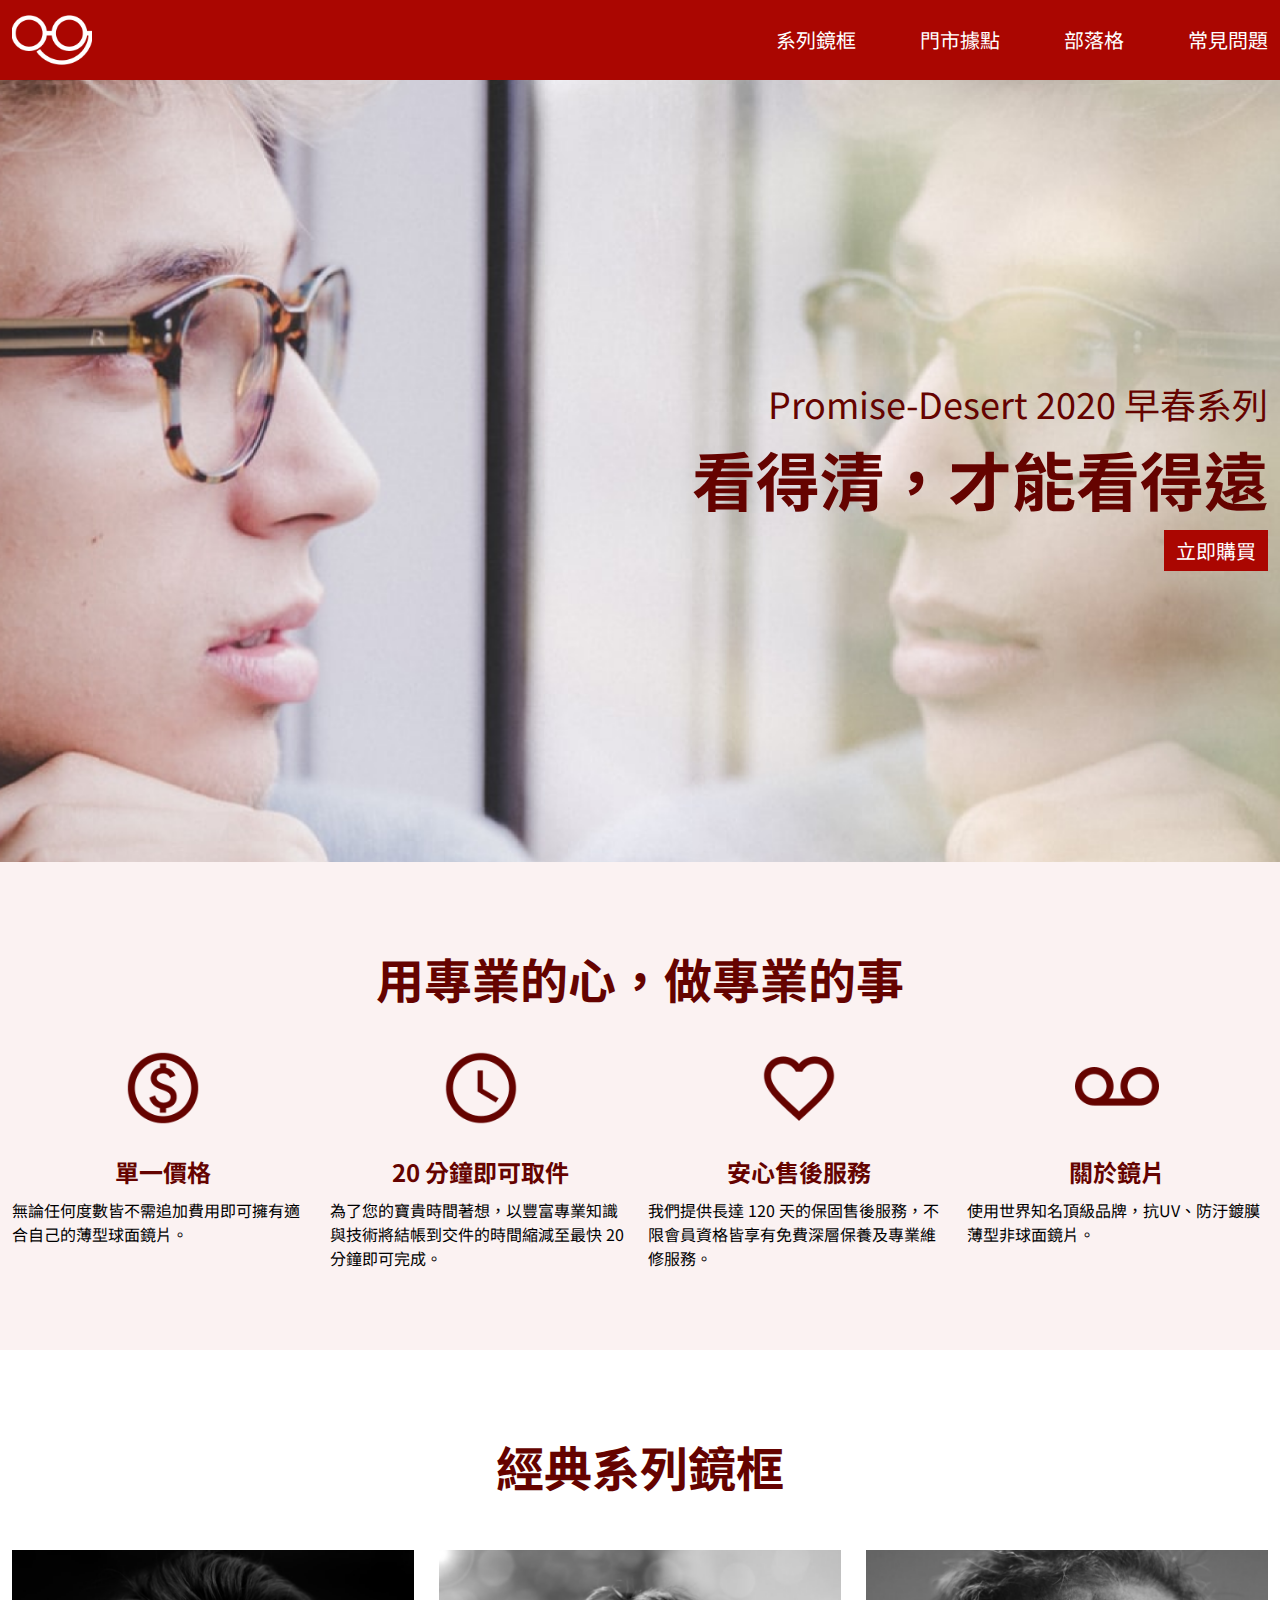
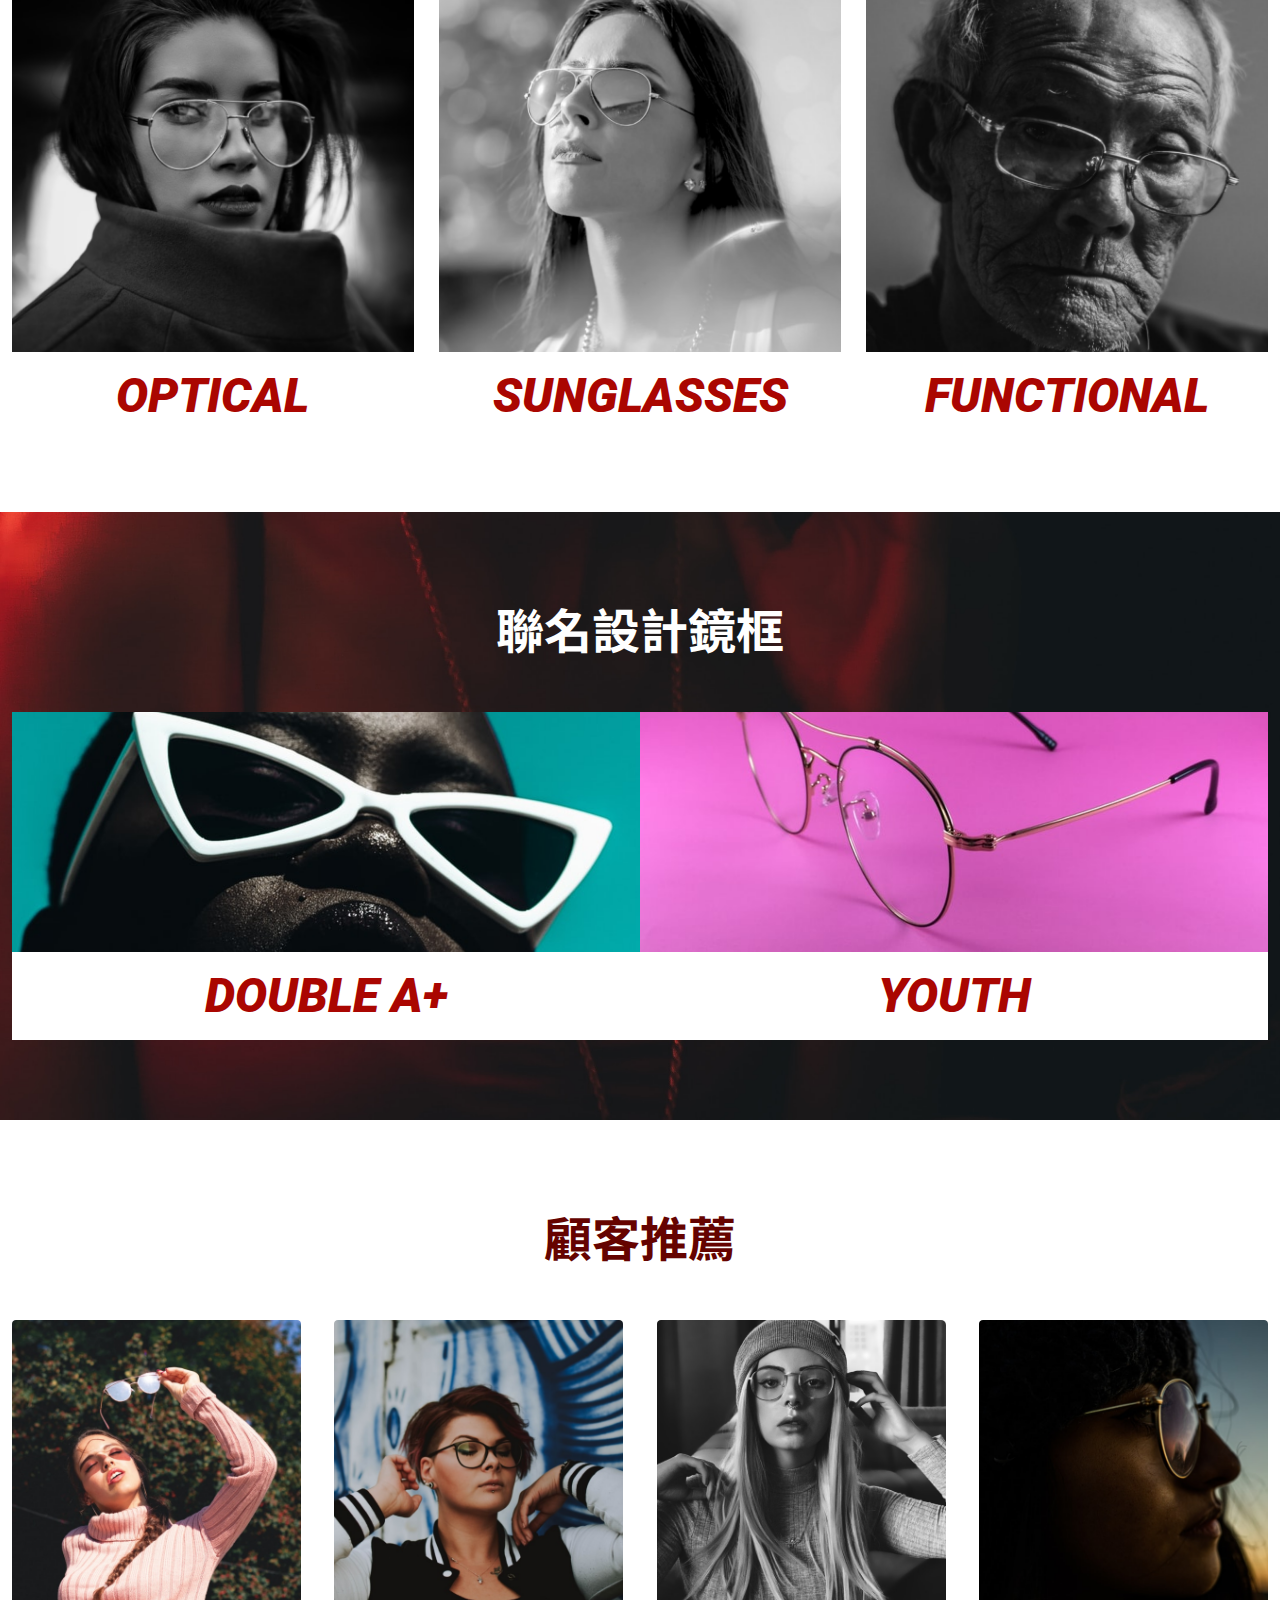
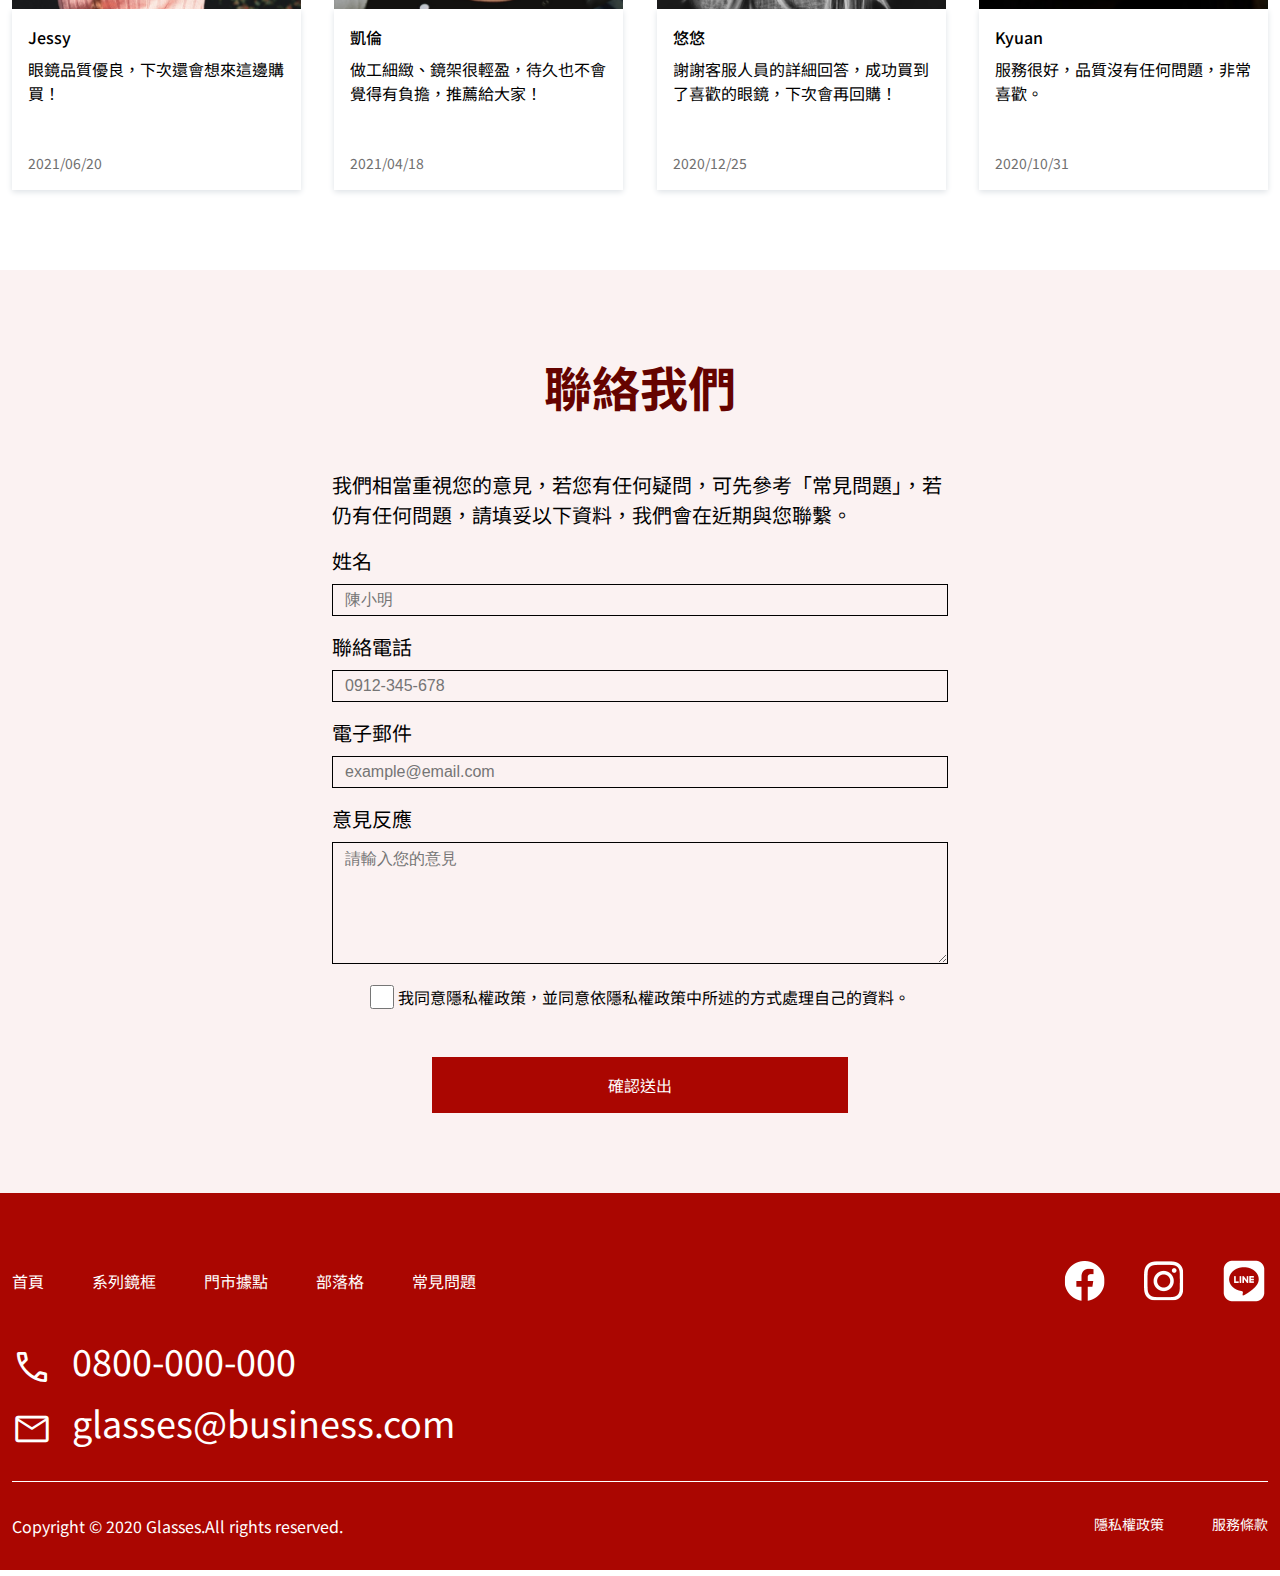
<file: index.html>
<!DOCTYPE html>
<html lang="en">
<head>
    <meta charset="UTF-8">
    <meta http-equiv="X-UA-Compatible" content="IE=edge">
    <meta name="viewport" content="width=device-width, initial-scale=1.0">
    <link rel="preconnect" href="https://fonts.googleapis.com">
    <link rel="preconnect" href="https://fonts.gstatic.com" crossorigin>
    <link href="https://fonts.googleapis.com/css2?family=Noto+Sans+TC:wght@400;500;700&family=Roboto:ital,wght@0,400;0,500;1,900&display=swap" rel="stylesheet">
    <link rel="stylesheet" href="https://cdnjs.cloudflare.com/ajax/libs/font-awesome/6.1.1/css/all.min.css" integrity="sha512-KfkfwYDsLkIlwQp6LFnl8zNdLGxu9YAA1QvwINks4PhcElQSvqcyVLLD9aMhXd13uQjoXtEKNosOWaZqXgel0g==" crossorigin="anonymous" referrerpolicy="no-referrer">
    <link rel="stylesheet" href="https://fonts.googleapis.com/css2?family=Material+Symbols+Rounded:opsz,wght,FILL,GRAD@48,400,0,0" />
    <link rel="stylesheet" href="https://fonts.googleapis.com/css2?family=Material+Symbols+Outlined:opsz,wght,FILL,GRAD@48,400,0,0" />
    <link rel="stylesheet" href="./assets/style/all.css">
    <title>首頁</title>
</head>
<body>
    <div class="bg-main">
        <div class="header container">
            <div class="header-logo"><a href="index.html"></a></div>
            <ul class="header-menu">
                <li><a href="#">系列鏡框</a></li>
                <li><a href="location.html">門市據點</a></li>
                <li><a href="#">部落格</a></li>
                <li><a href="#">常見問題</a></li>
            </ul>
        </div>
    </div>

    
<div class="index">
    <div class="bg-banner">
        <div class="container banner">
            <p>Promise-Desert 2020 早春系列</p>
            <h1>看得清，才能看得遠</h1>            
            <a href="#" class="bg-main">立即購買</a>                
        </div>
    </div>

    <div class="bg-pink">
        <div class="promise container">
            <h2>用專業的心，做專業的事</h2>
            <ul>
                <li>
                    <img src="assets/images/home-section2-1.png" alt="">
                    <h3>單一價格</h3>
                    <p>無論任何度數皆不需追加費用即可擁有適合自己的薄型球面鏡片。</p>
                </li>
                <li>
                    <img src="assets/images/home-section2-2.png" alt="">
                    <h3>20 分鐘即可取件</h3>
                    <p>為了您的寶貴時間著想，以豐富專業知識與技術將結帳到交件的時間縮減至最快 20 分鐘即可完成。</p>
                </li>
                <li>
                    <img src="assets/images/home-section2-3.png" alt="">
                    <h3>安心售後服務</h3>
                    <p>我們提供長達 120 天的保固售後服務，不限會員資格皆享有免費深層保養及專業維修服務。</p>
                </li>
                <li>
                    <img src="assets/images/home-section2-4.png" alt="">
                    <h3>關於鏡片</h3>
                    <p>使用世界知名頂級品牌，抗UV、防汙鍍膜薄型非球面鏡片。</p>
                </li>
            </ul>
        </div>
    </div>

    <div class="container classic">
        <h2>經典系列鏡框</h2>
        <ul>
            <li>
                <img src="assets/images/home-section3-1.png" alt="">
                <h3>OPTICAL</h3>
            </li>
            <li>
                <img src="assets/images/home-section3-2.png" alt="">
                <h3>SUNGLASSES</h3>
            </li>
            <li>
                <img src="assets/images/home-section3-3.png" alt="">
                <h3>FUNCTIONAL</h3>
            </li>
        </ul>
    </div>

    <div class="bg-design">
        <div class="container design">
            <h2>聯名設計鏡框</h2>
            <ul>
                <li>
                    <div class="design-img-1"></div>
                    <h3>DOUBLE A+</h3>
                </li>
                <li>
                    <div class="design-img-2"></div>
                    <h3>YOUTH</h3>
                </li>
            </ul>
        </div>
    </div>

    <div class="container customer">
        <h2>顧客推薦</h2>
        <ul>
            <li>
                <img src="assets/images/home-section5-1.png" alt="">
                <div class="opinion">
                    <h3>Jessy</h3>
                    <p>眼鏡品質優良，下次還會想來這邊購買！</p>
                    <p class="time">2021/06/20</p>
                </div>
            </li>
            <li>
                <img src="assets/images/home-section5-2.png" alt="">
                <div class="opinion">
                    <h3>凱倫</h3>
                    <p>做工細緻、鏡架很輕盈，待久也不會覺得有負擔，推薦給大家！</p>
                    <p class="time">2021/04/18 </p>
                </div>
            </li>
            <li>
                <img src="assets/images/home-section5-3.png" alt="">
                <div class="opinion">
                    <h3>悠悠</h3>
                    <p>謝謝客服人員的詳細回答，成功買到了喜歡的眼鏡，下次會再回購！</p>
                    <p class="time">2020/12/25</p>
                </div>
            </li>
            <li>
                <img src="assets/images/home-section5-4.png" alt="">
                <div class="opinion">
                    <h3>Kyuan</h3>
                    <p>服務很好，品質沒有任何問題，非常喜歡。</p>
                    <p class="time">2020/10/31</p>
                </div>
            </li>
        </ul>
    </div>

    <div class="bg-pink">
        <div class="form container">
            <h2>聯絡我們</h2>
            <p>我們相當重視您的意見，若您有任何疑問，可先參考「常見問題」，若仍有任何問題，請填妥以下資料，我們會在近期與您聯繫。</p>
            <div class="reply">
                <p>姓名</p>
                <input type="text" placeholder="陳小明" class="bg-pink">
            </div>
            <div class="reply">
                <p>聯絡電話</p>
                <input type="text" placeholder="0912-345-678" class="bg-pink">
            </div>
            <div class="reply">
                <p>電子郵件</p>
                <input type="text" placeholder="example@email.com" class="bg-pink">
            </div>
            <div class="reply">
                <p>意見反應</p>
                <textarea name="" id="" rows="6" class="bg-pink" placeholder="請輸入您的意見"></textarea>
            </div>
            <div class="checkbox">
                <input type="checkbox" class="bg-pink">
                <p>我同意隱私權政策，並同意依隱私權政策中所述的方式處理自己的資料。</p>
            </div>
            <a href="" class="bg-main">確認送出</a>
        </div>
    </div>


</div>

    <div class="bg-main">
        <div class="footer container">
            <div class="footer-info">
                <div class="footer-menu">
                    <ul class="footer-menu-pages">
                        <li><a href="index.html">首頁</a></li>
                        <li><a href="#">系列鏡框</a></li>
                        <li><a href="location.html">門市據點</a></li>
                        <li><a href="#">部落格</a></li>
                        <li><a href="#">常見問題</a></li>
                    </ul>
                    <ul class="footer-menu-social">
                        <li><a href="#"><img src="assets/images/ic-social-fb.png" alt=""></a></li>
                        <li><a href="#"><img src="assets/images/ic_social_ig.png" alt=""></a></li>
                        <li><a href="#"><img src="assets/images/ic_social_line.png" alt=""></a></li>
                    </ul>
                </div>
                <div class="footer-contract"><a href="tel:0800000000"><span class="material-symbols-rounded">call</span>0800-000-000</a></div>
                <div class="footer-contract"><a href="mailto:glasses@business.com"><span class="material-symbols-rounded">mail</span>glasses@business.com</a></div>
            </div>
            <div class="footer-privacy">
                <p>Copyright © 2020 Glasses.All rights reserved.</p>
                <ul>
                    <li><a href="#">隱私權政策</a></li>
                    <li><a href="#">服務條款</a></li>
                </ul>
            </div>
        </div>
    </div>
</body>
</html>
</file>
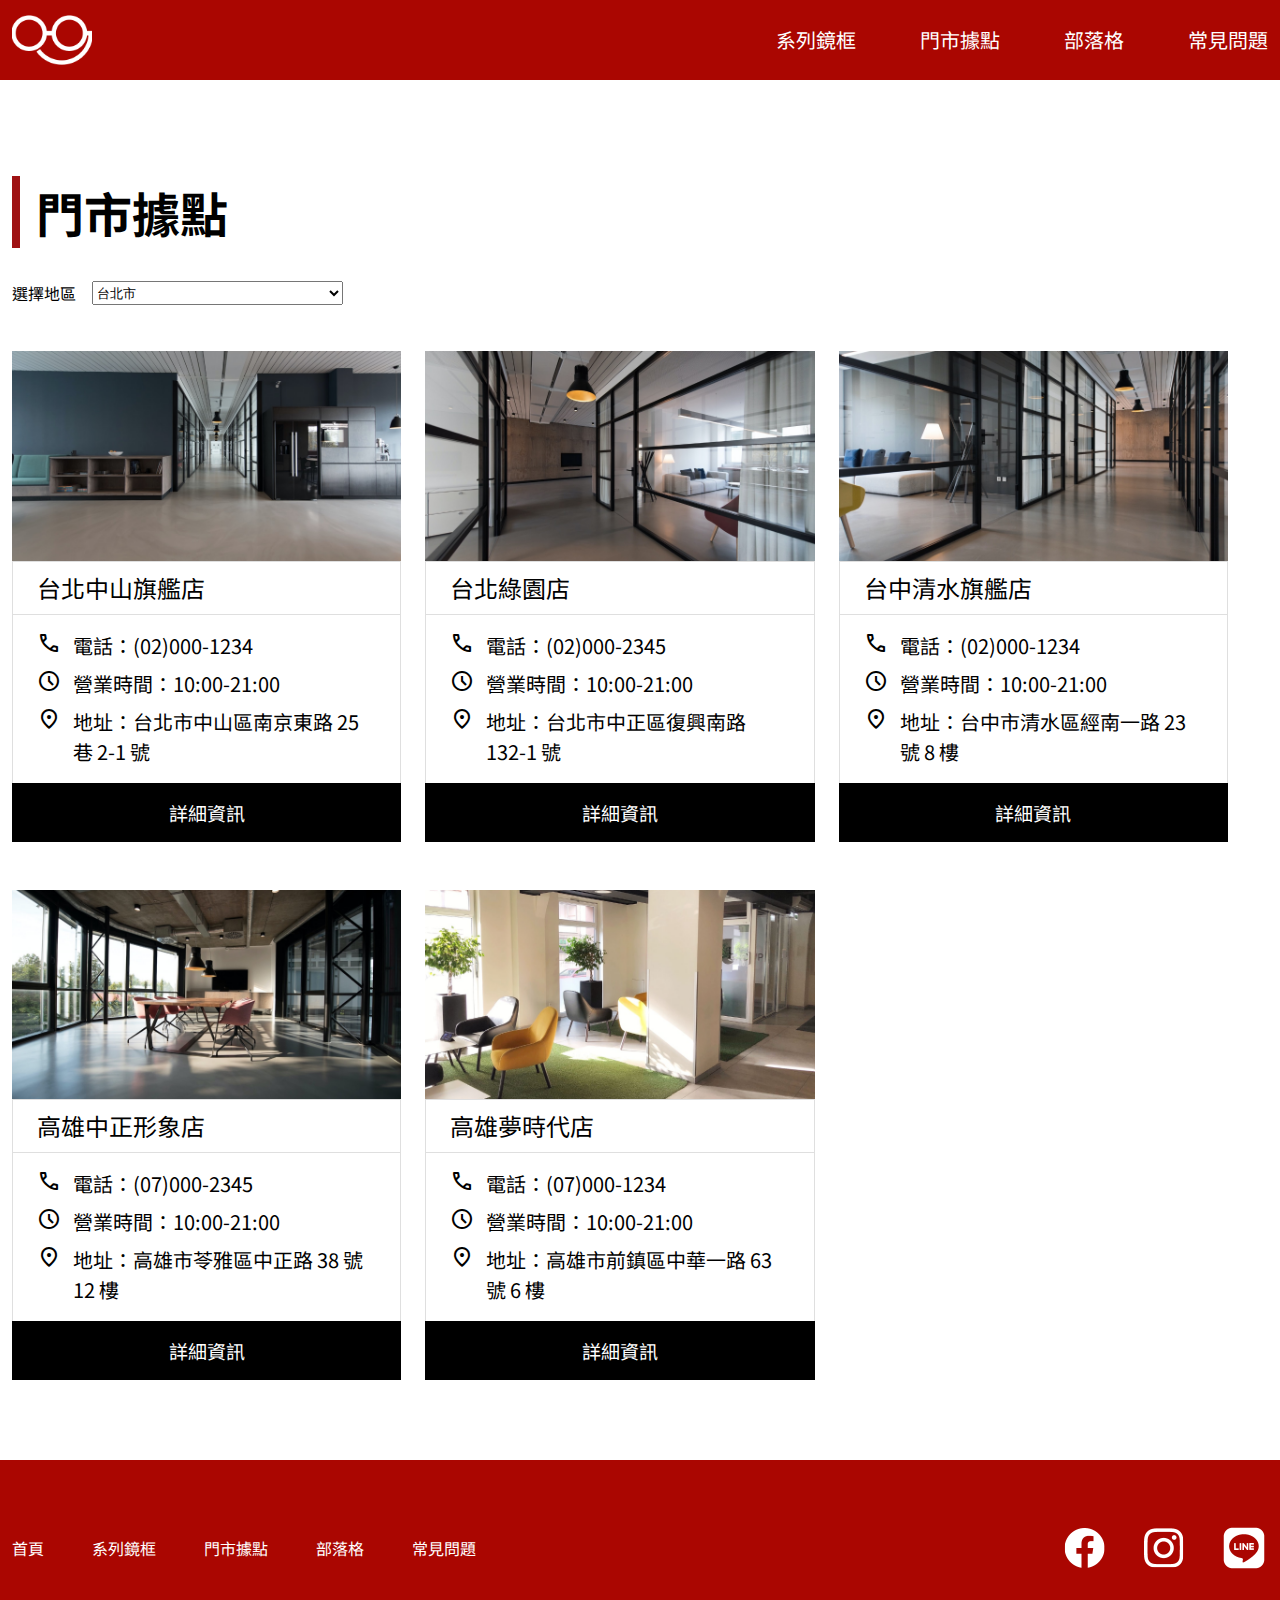
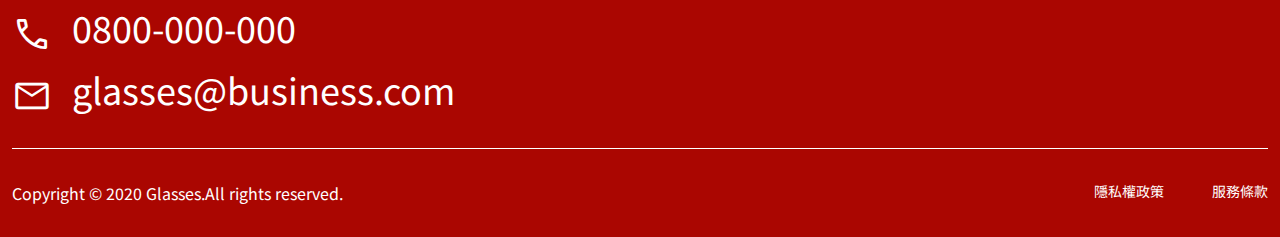
<file: location.html>
<!DOCTYPE html>
<html lang="en">
<head>
    <meta charset="UTF-8">
    <meta http-equiv="X-UA-Compatible" content="IE=edge">
    <meta name="viewport" content="width=device-width, initial-scale=1.0">
    <link rel="preconnect" href="https://fonts.googleapis.com">
    <link rel="preconnect" href="https://fonts.gstatic.com" crossorigin>
    <link href="https://fonts.googleapis.com/css2?family=Noto+Sans+TC:wght@400;500;700&family=Roboto:ital,wght@0,400;0,500;1,900&display=swap" rel="stylesheet">
    <link rel="stylesheet" href="https://cdnjs.cloudflare.com/ajax/libs/font-awesome/6.1.1/css/all.min.css" integrity="sha512-KfkfwYDsLkIlwQp6LFnl8zNdLGxu9YAA1QvwINks4PhcElQSvqcyVLLD9aMhXd13uQjoXtEKNosOWaZqXgel0g==" crossorigin="anonymous" referrerpolicy="no-referrer">
    <link rel="stylesheet" href="https://fonts.googleapis.com/css2?family=Material+Symbols+Rounded:opsz,wght,FILL,GRAD@48,400,0,0" />
    <link rel="stylesheet" href="https://fonts.googleapis.com/css2?family=Material+Symbols+Outlined:opsz,wght,FILL,GRAD@48,400,0,0" />
    <link rel="stylesheet" href="./assets/style/all.css">
    <title>門市據點</title>
</head>
<body>
    <div class="bg-main">
        <div class="header container">
            <div class="header-logo"><a href="index.html"></a></div>
            <ul class="header-menu">
                <li><a href="#">系列鏡框</a></li>
                <li><a href="location.html">門市據點</a></li>
                <li><a href="#">部落格</a></li>
                <li><a href="#">常見問題</a></li>
            </ul>
        </div>
    </div>

    

    <div class="location-content container">
        <h1 class="location-h1">門市據點</h1>
        <div class="location-select">
            <p>選擇地區</p>
            <select>
                <option value="1" selected>台北市</option>
            </select>
        </div>
        <ul class="location-info">
            <li class="location-info-store">
                <img src="assets/images/store-1.png" alt="台北中山旗艦店照片">
                <h2>台北中山旗艦店</h2>
                <div class="location-store-info">
                    <ul>
                        <li>
                            <span class="material-symbols-outlined">call</span>
                            <p>電話：(02)000-1234</p>
                        </li>
                        <li>
                            <span class="material-symbols-outlined">schedule</span>
                            <p>營業時間：10:00-21:00</p>
                        </li>
                        <li>
                            <span class="material-symbols-outlined">location_on</span>
                            <p>地址：台北市中山區南京東路 25 巷 2-1 號</p>
                        </li>
                    </ul>
                </div>                
                <a href="store.html" class="btn-location-store-info-detail">詳細資訊</a>                
            </li>

            <li class="location-info-store">
                <img src="assets/images/store-2.png" alt="台北綠園店照片">
                <h2>台北綠園店</h2>
                <div class="location-store-info">
                    <ul>
                        <li>
                            <span class="material-symbols-outlined">call</span>
                            <p>電話：(02)000-2345</p>
                        </li>
                        <li>
                            <span class="material-symbols-outlined">schedule</span>
                            <p>營業時間：10:00-21:00</p>
                        </li>
                        <li>
                            <span class="material-symbols-outlined">location_on</span>
                            <p>地址：台北市中正區復興南路 132-1 號</p>
                        </li>
                    </ul>
                </div>
                <a href="store.html" class="btn-location-store-info-detail">詳細資訊</a>
            </li>

            <li class="location-info-store">
                <img src="assets/images/store-3.png" alt="台中清水旗艦店照片">
                <h2>台中清水旗艦店</h2>
                <div class="location-store-info">
                    <ul>
                        <li>
                            <span class="material-symbols-outlined">call</span>
                            <p>電話：(02)000-1234</p>
                        </li>
                        <li>
                            <span class="material-symbols-outlined">schedule</span>
                            <p>營業時間：10:00-21:00</p>
                        </li>
                        <li>
                            <span class="material-symbols-outlined">location_on</span>
                            <p>地址：台中市清水區經南一路 23 號 8 樓</p>
                        </li>
                    </ul>
                </div>
                <a href="store.html" class="btn-location-store-info-detail">詳細資訊</a>
            </li>

            <li class="location-info-store">
                <img src="assets/images/store-4.png" alt="高雄中正形象店照片">
                <h2>高雄中正形象店</h2>
                <div class="location-store-info">
                    <ul>
                        <li>
                            <span class="material-symbols-outlined">call</span>
                            <p>電話：(07)000-2345</p>
                        </li>
                        <li>
                            <span class="material-symbols-outlined">schedule</span>
                            <p>營業時間：10:00-21:00</p>
                        </li>
                        <li>
                            <span class="material-symbols-outlined">location_on</span>
                            <p>地址：高雄市苓雅區中正路 38 號 12 樓</p>
                        </li>
                    </ul>
                </div>
                <a href="store.html" class="btn-location-store-info-detail">詳細資訊</a>
            </li>

            <li class="location-info-store">
                <img src="assets/images/store-5.png" alt="高雄夢時代店照片">
                <h2>高雄夢時代店</h2>
                <div class="location-store-info">
                    <ul>
                        <li>
                            <span class="material-symbols-outlined">call</span>
                            <p>電話：(07)000-1234</p>
                        </li>
                        <li>
                            <span class="material-symbols-outlined">schedule</span>
                            <p>營業時間：10:00-21:00</p>
                        </li>
                        <li>
                            <span class="material-symbols-outlined">location_on</span>
                            <p>地址：高雄市前鎮區中華一路 63 號 6 樓</p>
                        </li>
                    </ul>
                </div>
                <a href="store.html" class="btn-location-store-info-detail">詳細資訊</a>
            </li>
        </ul>
    </div>
        

    <div class="bg-main">
        <div class="footer container">
            <div class="footer-info">
                <div class="footer-menu">
                    <ul class="footer-menu-pages">
                        <li><a href="index.html">首頁</a></li>
                        <li><a href="#">系列鏡框</a></li>
                        <li><a href="location.html">門市據點</a></li>
                        <li><a href="#">部落格</a></li>
                        <li><a href="#">常見問題</a></li>
                    </ul>
                    <ul class="footer-menu-social">
                        <li><a href="#"><img src="assets/images/ic-social-fb.png" alt=""></a></li>
                        <li><a href="#"><img src="assets/images/ic_social_ig.png" alt=""></a></li>
                        <li><a href="#"><img src="assets/images/ic_social_line.png" alt=""></a></li>
                    </ul>
                </div>
                <div class="footer-contract"><a href="tel:0800000000"><span class="material-symbols-rounded">call</span>0800-000-000</a></div>
                <div class="footer-contract"><a href="mailto:glasses@business.com"><span class="material-symbols-rounded">mail</span>glasses@business.com</a></div>
            </div>
            <div class="footer-privacy">
                <p>Copyright © 2020 Glasses.All rights reserved.</p>
                <ul>
                    <li><a href="#">隱私權政策</a></li>
                    <li><a href="#">服務條款</a></li>
                </ul>
            </div>
        </div>
    </div>
</body>
</html>
</file>
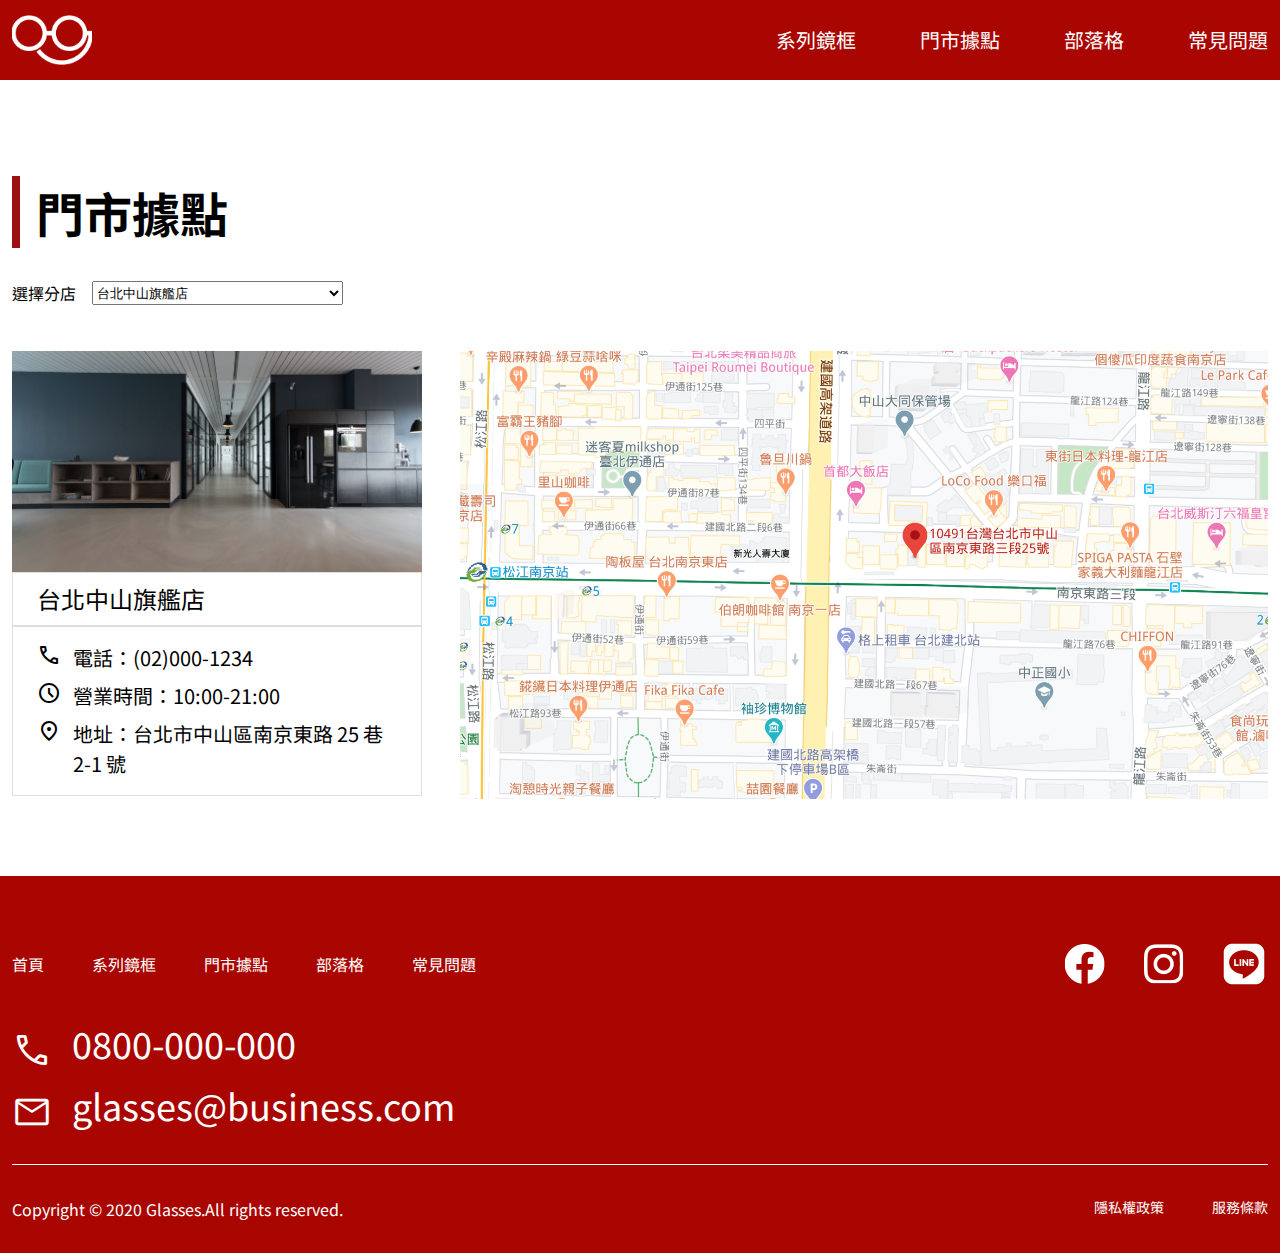
<file: store.html>
<!DOCTYPE html>
<html lang="en">
<head>
    <meta charset="UTF-8">
    <meta http-equiv="X-UA-Compatible" content="IE=edge">
    <meta name="viewport" content="width=device-width, initial-scale=1.0">
    <link rel="preconnect" href="https://fonts.googleapis.com">
    <link rel="preconnect" href="https://fonts.gstatic.com" crossorigin>
    <link href="https://fonts.googleapis.com/css2?family=Noto+Sans+TC:wght@400;500;700&family=Roboto:ital,wght@0,400;0,500;1,900&display=swap" rel="stylesheet">
    <link rel="stylesheet" href="https://cdnjs.cloudflare.com/ajax/libs/font-awesome/6.1.1/css/all.min.css" integrity="sha512-KfkfwYDsLkIlwQp6LFnl8zNdLGxu9YAA1QvwINks4PhcElQSvqcyVLLD9aMhXd13uQjoXtEKNosOWaZqXgel0g==" crossorigin="anonymous" referrerpolicy="no-referrer">
    <link rel="stylesheet" href="https://fonts.googleapis.com/css2?family=Material+Symbols+Rounded:opsz,wght,FILL,GRAD@48,400,0,0" />
    <link rel="stylesheet" href="https://fonts.googleapis.com/css2?family=Material+Symbols+Outlined:opsz,wght,FILL,GRAD@48,400,0,0" />
    <link rel="stylesheet" href="./assets/style/all.css">
    <title>門市資訊</title>
</head>
<body>
    <div class="bg-main">
        <div class="header container">
            <div class="header-logo"><a href="index.html"></a></div>
            <ul class="header-menu">
                <li><a href="#">系列鏡框</a></li>
                <li><a href="location.html">門市據點</a></li>
                <li><a href="#">部落格</a></li>
                <li><a href="#">常見問題</a></li>
            </ul>
        </div>
    </div>

    

    <div class="store-content container">
        <h1 class="location-h1">門市據點</h1>
        <div class="store-select">
            <p>選擇分店</p>
            <select>
                <option value="1" selected>台北中山旗艦店</option>
            </select>
        </div>
        <div class="store">
            <div class="store-location-info">
                <img src="assets/images/store-1.png" alt="">
                <div class="store-location">
                    <h2>台北中山旗艦店</h2>
                    <div class="store-info">
                        <ul>
                            <li>
                                <span class="material-symbols-outlined">call</span>
                                <p>電話：(02)000-1234</p>
                            </li>
                            <li>
                                <span class="material-symbols-outlined">schedule</span>
                                <p>營業時間：10:00-21:00</p>
                            </li>
                            <li>
                                <span class="material-symbols-outlined">location_on</span>
                                <p>地址：台北市中山區南京東路 25 巷 2-1 號</p>
                            </li>
                        </ul>
                    </div>
                </div>
            </div>
            <div class="location-map">
                <img src="assets/images/google-map-large.png" alt="">
            </div>
        </div>
    </div>


    <div class="bg-main">
        <div class="footer container">
            <div class="footer-info">
                <div class="footer-menu">
                    <ul class="footer-menu-pages">
                        <li><a href="index.html">首頁</a></li>
                        <li><a href="#">系列鏡框</a></li>
                        <li><a href="location.html">門市據點</a></li>
                        <li><a href="#">部落格</a></li>
                        <li><a href="#">常見問題</a></li>
                    </ul>
                    <ul class="footer-menu-social">
                        <li><a href="#"><img src="assets/images/ic-social-fb.png" alt=""></a></li>
                        <li><a href="#"><img src="assets/images/ic_social_ig.png" alt=""></a></li>
                        <li><a href="#"><img src="assets/images/ic_social_line.png" alt=""></a></li>
                    </ul>
                </div>
                <div class="footer-contract"><a href="tel:0800000000"><span class="material-symbols-rounded">call</span>0800-000-000</a></div>
                <div class="footer-contract"><a href="mailto:glasses@business.com"><span class="material-symbols-rounded">mail</span>glasses@business.com</a></div>
            </div>
            <div class="footer-privacy">
                <p>Copyright © 2020 Glasses.All rights reserved.</p>
                <ul>
                    <li><a href="#">隱私權政策</a></li>
                    <li><a href="#">服務條款</a></li>
                </ul>
            </div>
        </div>
    </div>
</body>
</html>
</file>
<file: assets/style/all.css>
/* http://meyerweb.com/eric/tools/css/reset/ 
v2.0 | 20110126
License: none (public domain)
*/
html, body, div, span, applet, object, iframe,
h1, h2, h3, h4, h5, h6, p, blockquote, pre,
a, abbr, acronym, address, big, cite, code,
del, dfn, em, img, ins, kbd, q, s, samp,
small, strike, strong, sub, sup, tt, var,
b, u, i, center,
dl, dt, dd, ol, ul, li,
fieldset, form, label, legend,
table, caption, tbody, tfoot, thead, tr, th, td,
article, aside, canvas, details, embed,
figure, figcaption, footer, header, hgroup,
menu, nav, output, ruby, section, summary,
time, mark, audio, video {
  margin: 0;
  padding: 0;
  border: 0;
  font-size: 100%;
  font: inherit;
  vertical-align: baseline; }

/* HTML5 display-role reset for older browsers */
article, aside, details, figcaption, figure,
footer, header, hgroup, menu, nav, section {
  display: block; }

body {
  line-height: 1; }

ol, ul {
  list-style: none; }

blockquote, q {
  quotes: none; }

blockquote:before, blockquote:after,
q:before, q:after {
  content: '';
  content: none; }

table {
  border-collapse: collapse;
  border-spacing: 0; }

img {
  max-width: 100%;
  height: auto;
  vertical-align: middle; }

body {
  font-family: 'Noto Sans TC','Roboto', sans-serif;
  font-weight: 400;
  line-height: 1.5; }

a {
  text-decoration: none;
  color: #fff;
  display: block; }

a:hover {
  color: lightblue; }

*, *::after, *::before {
  -webkit-box-sizing: border-box;
          box-sizing: border-box; }

.container {
  margin: 0 auto;
  max-width: 1320px;
  padding-left: 12px;
  padding-right: 12px; }
  @media (max-width: 992px) {
    .container {
      padding-left: 36px;
      padding-right: 36px; } }
  @media (max-width: 767px) {
    .container {
      padding-left: 14px;
      padding-right: 14px; } }

.bg-main {
  background-color: #AA0601; }

.bg-black {
  background-color: #000; }

.bg-pink {
  background-color: #FBF2F2; }

.header {
  color: #fff;
  display: -webkit-box;
  display: -ms-flexbox;
  display: flex;
  -webkit-box-pack: justify;
      -ms-flex-pack: justify;
          justify-content: space-between; }

.header-logo a {
  width: 80px;
  height: 50px;
  background-image: url(../images/logo-white.png);
  background-repeat: no-repeat;
  background-position: center;
  background-size: cover;
  margin: 15px 0; }

.header-menu {
  display: -webkit-box;
  display: -ms-flexbox;
  display: flex;
  -webkit-box-pack: center;
      -ms-flex-pack: center;
          justify-content: center;
  -webkit-box-align: center;
      -ms-flex-align: center;
          align-items: center;
  font-size: 20px; }

.header-menu li a {
  margin-left: 64px; }

@media (max-width: 992px) {
  .header {
    padding: 0 36px; } }

@media (max-width: 767px) {
  .header {
    -webkit-box-orient: vertical;
    -webkit-box-direction: normal;
        -ms-flex-direction: column;
            flex-direction: column;
    padding: 0; }
  .header-logo {
    display: -webkit-box;
    display: -ms-flexbox;
    display: flex;
    -webkit-box-pack: center;
        -ms-flex-pack: center;
            justify-content: center; }
  .header-menu {
    -ms-flex-wrap: wrap;
        flex-wrap: wrap;
    max-width: 100%; }
  .header-menu li {
    width: 50%; }
  .header-menu li a {
    border: 1px solid #fff;
    margin: 0;
    text-align: center;
    font-size: 16px;
    padding: 12px 0; } }

.footer {
  color: #fff;
  padding-top: 64px;
  padding-bottom: 32px; }

.footer-menu {
  display: -webkit-box;
  display: -ms-flexbox;
  display: flex;
  -webkit-box-pack: justify;
      -ms-flex-pack: justify;
          justify-content: space-between;
  margin-bottom: 28px; }

.footer-menu-pages {
  display: -webkit-box;
  display: -ms-flexbox;
  display: flex;
  -webkit-box-align: center;
      -ms-flex-align: center;
          align-items: center; }

.footer-menu-pages li {
  margin-right: 48px; }

.footer-menu-social {
  display: -webkit-box;
  display: -ms-flexbox;
  display: flex; }

.footer-menu-social img {
  width: 48px;
  height: 48px;
  margin-left: 32px; }

.footer-contract {
  font-size: 36px;
  margin-top: 8px; }

.footer-contract span {
  font-size: 40px;
  margin-right: 20px; }

.footer-contract a {
  display: -webkit-box;
  display: -ms-flexbox;
  display: flex;
  -webkit-box-align: end;
      -ms-flex-align: end;
          align-items: flex-end; }

.footer-info {
  padding-bottom: 32px;
  border-bottom: 1px solid #fff; }

.footer-privacy {
  display: -webkit-box;
  display: -ms-flexbox;
  display: flex;
  -webkit-box-pack: justify;
      -ms-flex-pack: justify;
          justify-content: space-between;
  padding-top: 32px; }

.footer-privacy ul {
  display: -webkit-box;
  display: -ms-flexbox;
  display: flex;
  font-size: 14px;
  line-height: 21px; }

.footer-privacy ul li {
  margin-left: 48px; }

@media (max-width: 992px) {
  .footer {
    padding: 56px 36px 40px 36px; }
  .footer-menu {
    margin-bottom: 24px; }
  .footer-menu-social img {
    width: 40px;
    height: 40px;
    margin-left: 16px; } }

@media (max-width: 767px) {
  .footer {
    padding: 24px 14px; }
  .footer-info {
    display: -webkit-box;
    display: -ms-flexbox;
    display: flex;
    -ms-flex-wrap: wrap;
        flex-wrap: wrap;
    -webkit-box-orient: horizontal;
    -webkit-box-direction: reverse;
        -ms-flex-direction: row-reverse;
            flex-direction: row-reverse;
    -webkit-box-pack: end;
        -ms-flex-pack: end;
            justify-content: flex-end; }
  .footer-menu {
    width: 50%; }
  .footer-menu {
    -webkit-box-pack: end;
        -ms-flex-pack: end;
            justify-content: flex-end; }
  .footer-menu-pages {
    display: none; }
  .footer-menu-social img {
    width: 24px;
    height: 24px;
    margin-left: 8px; }
  .footer-contract {
    width: 50%;
    font-size: 16px; }
  .footer-contract span {
    font-size: 20px;
    margin-right: 11px; }
  .footer-privacy {
    padding-top: 16px;
    -webkit-box-orient: vertical;
    -webkit-box-direction: normal;
        -ms-flex-direction: column;
            flex-direction: column;
    -ms-flex-wrap: wrap;
        flex-wrap: wrap; }
  .footer-privacy ul {
    line-height: 1.5;
    font-size: 16px;
    -webkit-box-orient: vertical;
    -webkit-box-direction: normal;
        -ms-flex-direction: column;
            flex-direction: column;
    -ms-flex-wrap: wrap;
        flex-wrap: wrap; }
  .footer-privacy ul li {
    margin: 0;
    margin-top: 8px; } }

.index h2 {
  font-size: 48px;
  font-weight: 700; }
  @media (max-width: 767px) {
    .index h2 {
      font-size: 24px; } }

.bg-banner {
  background-image: url(../images/home-header.png);
  background-position: center;
  background-size: cover; }
  @media (max-width: 767px) {
    .bg-banner {
      background-image: url(../images/home-header-sm.png); } }

.banner {
  padding-top: 296px;
  padding-bottom: 296px;
  text-align: right;
  color: #650300; }
  @media (max-width: 767px) {
    .banner {
      padding-top: 144px;
      padding-bottom: 144px; } }
  .banner h1 {
    font-size: 64px;
    font-weight: 700;
    margin-bottom: 10px; }
    @media (max-width: 767px) {
      .banner h1 {
        font-size: 24px;
        margin-bottom: 8px; } }
  .banner p {
    font-size: 36px; }
    @media (max-width: 767px) {
      .banner p {
        font-size: 16px; } }
  .banner a {
    display: inline;
    padding: 6px 12px;
    color: #fff;
    border: 0;
    font-size: 20px; }
  .banner a:hover {
    color: lightblue; }

.promise {
  color: #650300;
  text-align: center;
  padding-top: 80px;
  padding-bottom: 80px; }
  @media (max-width: 767px) {
    .promise {
      padding-top: 40px;
      padding-bottom: 40px; } }
  .promise ul {
    display: -webkit-box;
    display: -ms-flexbox;
    display: flex;
    -webkit-box-pack: justify;
        -ms-flex-pack: justify;
            justify-content: space-between;
    -ms-flex-wrap: wrap;
        flex-wrap: wrap; }
  .promise li {
    width: 24%; }
    @media (max-width: 992px) {
      .promise li {
        width: 48%; } }
    @media (max-width: 767px) {
      .promise li {
        width: 100%; } }
  .promise img {
    margin-top: 32px;
    width: 84px;
    height: 84px; }
  .promise h3 {
    font-size: 24px;
    font-weight: 700;
    margin-top: 24px; }
  .promise p {
    font-size: 16px;
    color: #000;
    text-align: left;
    margin-top: 8px; }

.classic {
  color: #650300;
  text-align: center;
  padding-top: 80px;
  padding-bottom: 80px; }
  @media (max-width: 767px) {
    .classic {
      padding-top: 40px;
      padding-bottom: 40px; } }
  .classic ul {
    display: -webkit-box;
    display: -ms-flexbox;
    display: flex;
    -webkit-box-pack: justify;
        -ms-flex-pack: justify;
            justify-content: space-between;
    margin-top: 48px; }
    @media (max-width: 992px) {
      .classic ul {
        margin-top: 24px;
        -webkit-box-orient: vertical;
        -webkit-box-direction: normal;
            -ms-flex-direction: column;
                flex-direction: column;
        -webkit-box-align: center;
            -ms-flex-align: center;
                align-items: center; } }
  .classic li {
    width: 32%; }
    @media (max-width: 992px) {
      .classic li {
        width: 50%;
        margin-top: 24px; } }
    @media (max-width: 767px) {
      .classic li {
        width: 100%; } }
  .classic h3 {
    font-family: Roboto;
    font-style: italic;
    font-weight: 900;
    margin-top: 8px;
    color: #aa0601;
    font-size: 48px; }

.bg-design {
  background-image: url(../images/index-bg.png);
  background-position: center;
  background-size: cover; }
  @media (max-width: 992px) {
    .bg-design {
      background-image: url(../images/index-bg-md.png); } }
  @media (max-width: 767px) {
    .bg-design {
      background-image: url(../images/index-bg-sm.png); } }

.design {
  padding-top: 80px;
  padding-bottom: 80px;
  text-align: center; }
  @media (max-width: 767px) {
    .design {
      padding-top: 40px;
      padding-bottom: 40px; } }
  .design h2 {
    color: #fff; }
  .design ul {
    margin-top: 48px;
    display: -webkit-box;
    display: -ms-flexbox;
    display: flex; }
    @media (max-width: 992px) {
      .design ul {
        margin-top: 24px;
        -webkit-box-orient: vertical;
        -webkit-box-direction: normal;
            -ms-flex-direction: column;
                flex-direction: column;
        -webkit-box-align: center;
            -ms-flex-align: center;
                align-items: center; } }
  .design li {
    width: 50%; }
    @media (max-width: 992px) {
      .design li {
        width: 100%;
        margin-top: 24px; } }
  .design h3 {
    padding: 8px 0;
    font-size: 48px;
    color: #AA0601;
    background-color: #fff;
    font-family: Roboto;
    font-style: italic;
    font-weight: 900; }

.design-img-1 {
  height: 240px;
  background-image: url(../images/home-section4-1.png);
  background-position: center;
  background-size: cover; }
  @media (max-width: 767px) {
    .design-img-1 {
      background-image: url(../images/home-section4-1-sm.png); } }

.design-img-2 {
  height: 240px;
  background-image: url(../images/home-section4-2.png);
  background-position: center;
  background-size: cover; }
  @media (max-width: 767px) {
    .design-img-2 {
      background-image: url(../images/home-section4-2-sm.png); } }

.customer {
  padding-top: 80px;
  padding-bottom: 80px;
  text-align: center; }
  @media (max-width: 767px) {
    .customer {
      padding-top: 40px;
      padding-bottom: 40px; } }
  .customer h2 {
    color: #650300;
    display: -webkit-box;
    display: -ms-flexbox;
    display: flex;
    -webkit-box-orient: vertical;
    -webkit-box-direction: normal;
        -ms-flex-direction: column;
            flex-direction: column; }
  .customer ul {
    margin-top: 48px;
    display: -webkit-box;
    display: -ms-flexbox;
    display: flex;
    -webkit-box-pack: justify;
        -ms-flex-pack: justify;
            justify-content: space-between;
    -ms-flex-wrap: wrap;
        flex-wrap: wrap; }
    @media (max-width: 992px) {
      .customer ul {
        margin-top: 24px; } }
  .customer li {
    width: 23%; }
    @media (max-width: 992px) {
      .customer li {
        margin-top: 24px;
        width: 48%; } }
    @media (max-width: 767px) {
      .customer li {
        width: 100%; } }

.opinion {
  padding: 16px;
  -webkit-box-shadow: 0px 2px 6px #DEE2E6;
          box-shadow: 0px 2px 6px #DEE2E6;
  text-align: left; }
  .opinion h3 {
    font-size: 16px;
    font-weight: 500; }
  .opinion p {
    font-size: 16px;
    margin-top: 8px; }
  .opinion .time {
    margin-top: 48px;
    font-size: 14px;
    color: #707070; }
    @media (max-width: 992px) {
      .opinion .time {
        margin-top: 72px; } }
    @media (max-width: 767px) {
      .opinion .time {
        margin-top: 96px; } }

.form {
  max-width: 640px;
  padding-top: 80px;
  padding-bottom: 80px;
  text-align: center;
  display: -webkit-box;
  display: -ms-flexbox;
  display: flex;
  -webkit-box-align: center;
      -ms-flex-align: center;
          align-items: center;
  -ms-flex-wrap: wrap;
      flex-wrap: wrap;
  -webkit-box-orient: vertical;
  -webkit-box-direction: normal;
      -ms-flex-direction: column;
          flex-direction: column; }
  @media (max-width: 992px) {
    .form {
      max-width: 100%;
      padding-left: 96px;
      padding-right: 96px; } }
  @media (max-width: 767px) {
    .form {
      padding: 40px 14px; } }
  .form h2 {
    color: #650300; }
  .form p {
    text-align: left;
    font-size: 20px;
    margin-top: 48px; }
  .form a {
    padding: 16px 176px;
    display: block;
    margin-top: 48px; }
    @media (max-width: 767px) {
      .form a {
        padding: 16px 0;
        width: 100%; } }
  .form .reply {
    width: 100%;
    font-size: 16px; }
    .form .reply p {
      margin-top: 16px; }
    .form .reply input {
      margin-top: 8px;
      width: 100%;
      border: 1px solid #000;
      font-size: 16px;
      padding: 6px 12px; }
    .form .reply textarea {
      margin-top: 8px;
      width: 100%;
      border: 1px solid #000;
      font-size: 16px;
      padding: 6px 12px; }

.checkbox {
  display: -webkit-box;
  display: -ms-flexbox;
  display: flex;
  margin-top: 16px; }
  .checkbox input {
    width: 24px;
    height: 24px;
    margin: 0;
    margin-right: 4px;
    border: 1px solid #000; }
  .checkbox p {
    margin-top: 0;
    font-size: 16px; }

.location-content {
  padding-top: 96px;
  padding-bottom: 32px; }

.location-h1 {
  font-weight: 700;
  padding-left: 16px;
  border-left: 8px solid #9F1213;
  font-size: 48px; }

.location-select {
  display: -webkit-box;
  display: -ms-flexbox;
  display: flex;
  margin-top: 33px; }

.location-select select {
  margin-left: 16px;
  width: 20%; }

.location-info {
  display: -webkit-box;
  display: -ms-flexbox;
  display: flex;
  -ms-flex-wrap: wrap;
      flex-wrap: wrap;
  margin-top: 46px; }

.location-info-store {
  width: 31%;
  margin-bottom: 48px;
  margin-right: 24px;
  display: -webkit-box;
  display: -ms-flexbox;
  display: flex;
  -webkit-box-orient: vertical;
  -webkit-box-direction: normal;
      -ms-flex-direction: column;
          flex-direction: column; }

.location-info-store h2 {
  padding: 8px 24px;
  border: 1px solid #00000020;
  font-size: 24px; }

.location-store-info {
  border-right: 1px solid #00000020;
  border-left: 1px solid #00000020;
  margin-bottom: auto;
  padding: 8px 24px 16px 24px; }

.location-store-info ul li {
  display: -webkit-box;
  display: -ms-flexbox;
  display: flex;
  margin-top: 8px;
  font-size: 20px; }

.location-store-info ul li span {
  margin-right: 12px; }

.btn-location-store-info-detail {
  text-align: center;
  font-size: 19px;
  line-height: 27px;
  padding: 16px 0;
  background-color: #000; }

@media (max-width: 992px) {
  .location-content {
    padding-left: 24px;
    padding-right: 24px;
    padding-bottom: 56px; }
  .location-info {
    -webkit-box-pack: justify;
        -ms-flex-pack: justify;
            justify-content: space-between; }
  .location-info-store {
    width: 48%;
    margin-right: 0;
    margin-left: 0;
    margin-bottom: 24px; } }

@media (max-width: 767px) {
  .location-h1 {
    font-size: 24px; }
  .location-content {
    padding: 40px 14px 40px 14px; }
  .location-info-store {
    width: 100%; } }

.store-content {
  padding-top: 96px;
  padding-bottom: 32px; }

.store-select {
  display: -webkit-box;
  display: -ms-flexbox;
  display: flex;
  margin-top: 33px; }

.store-select select {
  margin-left: 16px;
  width: 20%; }

.store {
  display: -webkit-box;
  display: -ms-flexbox;
  display: flex;
  -webkit-box-pack: justify;
      -ms-flex-pack: justify;
          justify-content: space-between;
  margin-top: 46px; }

.store-location-info {
  width: 33%;
  margin-bottom: 48px;
  margin-right: 3%; }

.store-location-info h2 {
  padding: 8px 24px;
  border: 1px solid #00000020;
  font-size: 24px; }

.store-info {
  border: 1px solid #00000020;
  padding: 8px 24px 16px 24px; }

.store-info ul li {
  display: -webkit-box;
  display: -ms-flexbox;
  display: flex;
  margin-top: 8px;
  font-size: 20px; }

.store-info ul li span {
  margin-right: 12px; }

.location-map {
  width: 65%; }

@media (max-width: 992px) {
  .store-content {
    padding-left: 24px;
    padding-right: 24px;
    padding-bottom: 80px; }
  .store {
    -ms-flex-wrap: wrap;
        flex-wrap: wrap; }
  .store-location-info {
    margin: 0;
    margin-bottom: 24px;
    width: 100%;
    display: -webkit-box;
    display: -ms-flexbox;
    display: flex;
    -webkit-box-pack: justify;
        -ms-flex-pack: justify;
            justify-content: space-between;
    -ms-flex-wrap: wrap;
        flex-wrap: wrap; }
  .store-location-info img {
    width: 48%; }
  .store-location {
    width: 48%; }
  .location-map {
    width: 100%; } }

@media (max-width: 767px) {
  .store-content {
    padding: 40px 14px 64px 14px; }
  .store-location-info img {
    width: 100%; }
  .store-location {
    width: 100%; } }

/*# sourceMappingURL=all.css.map */
</file>
